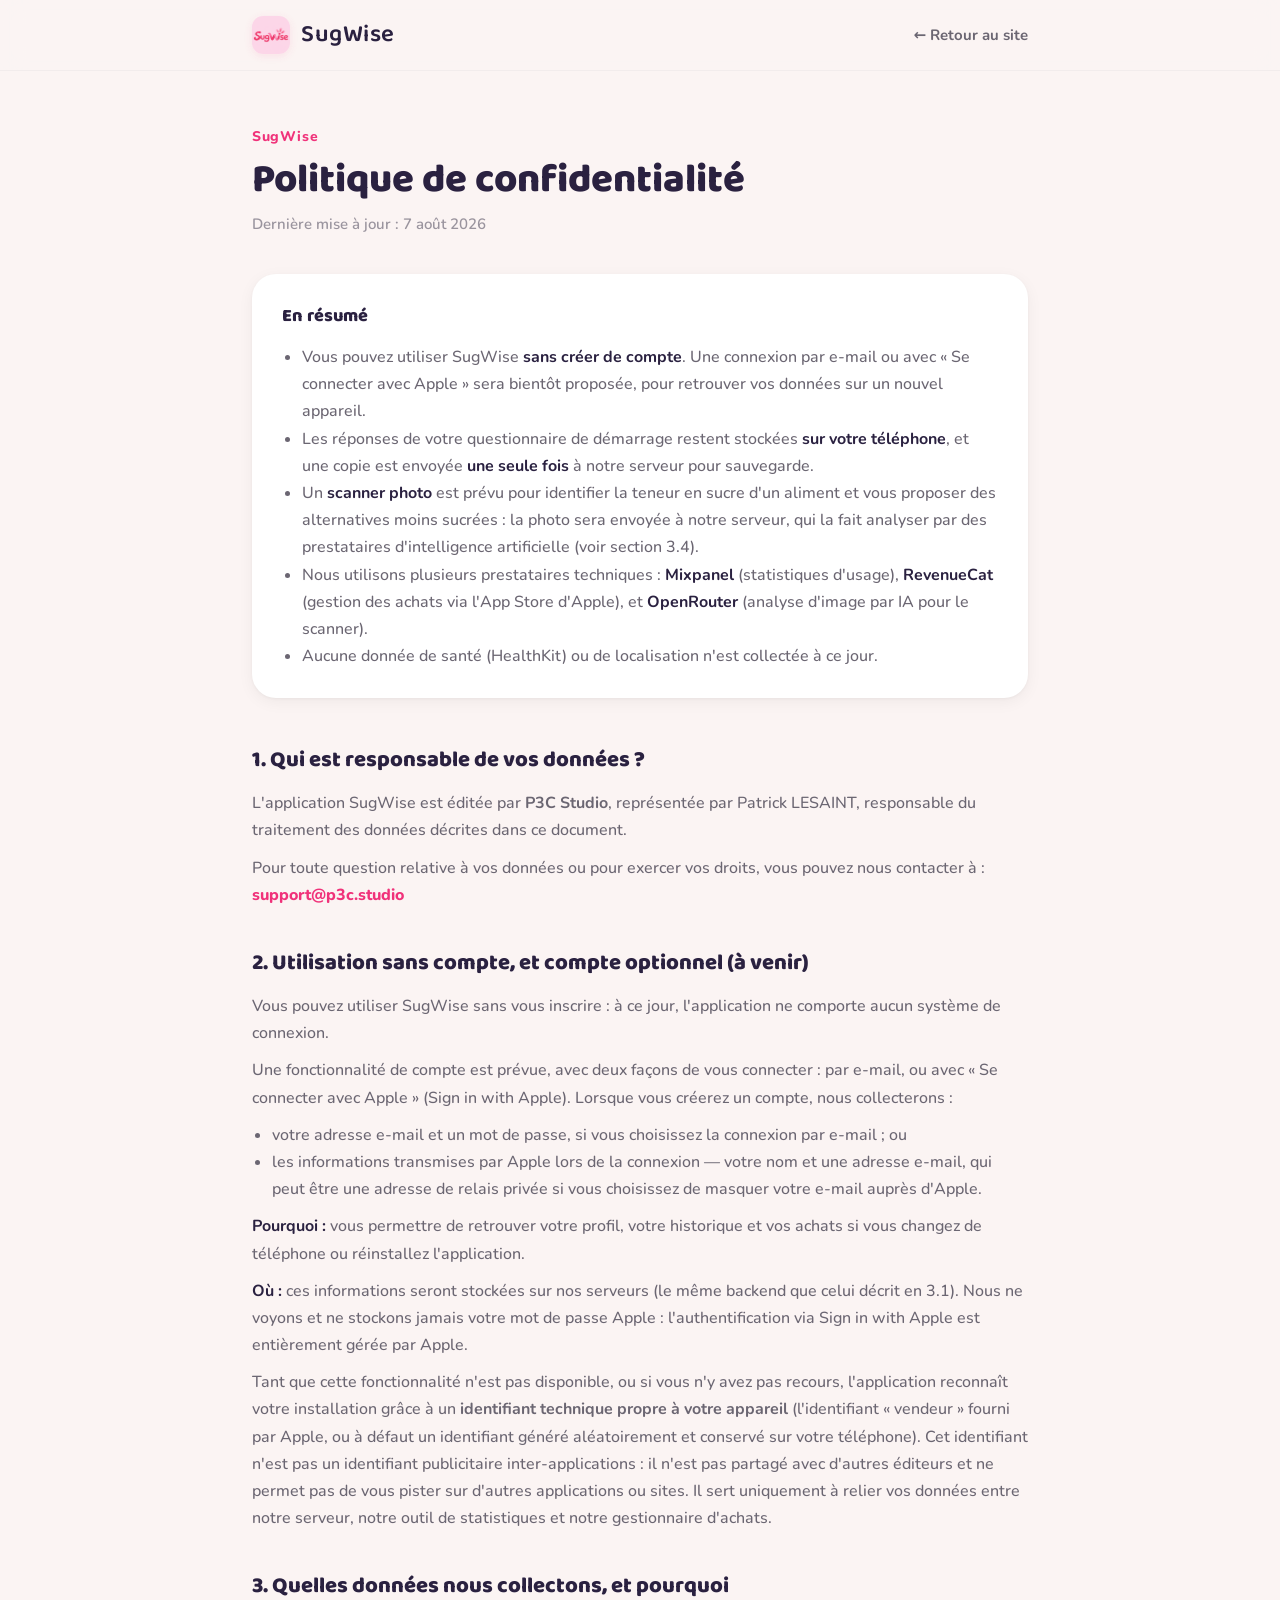
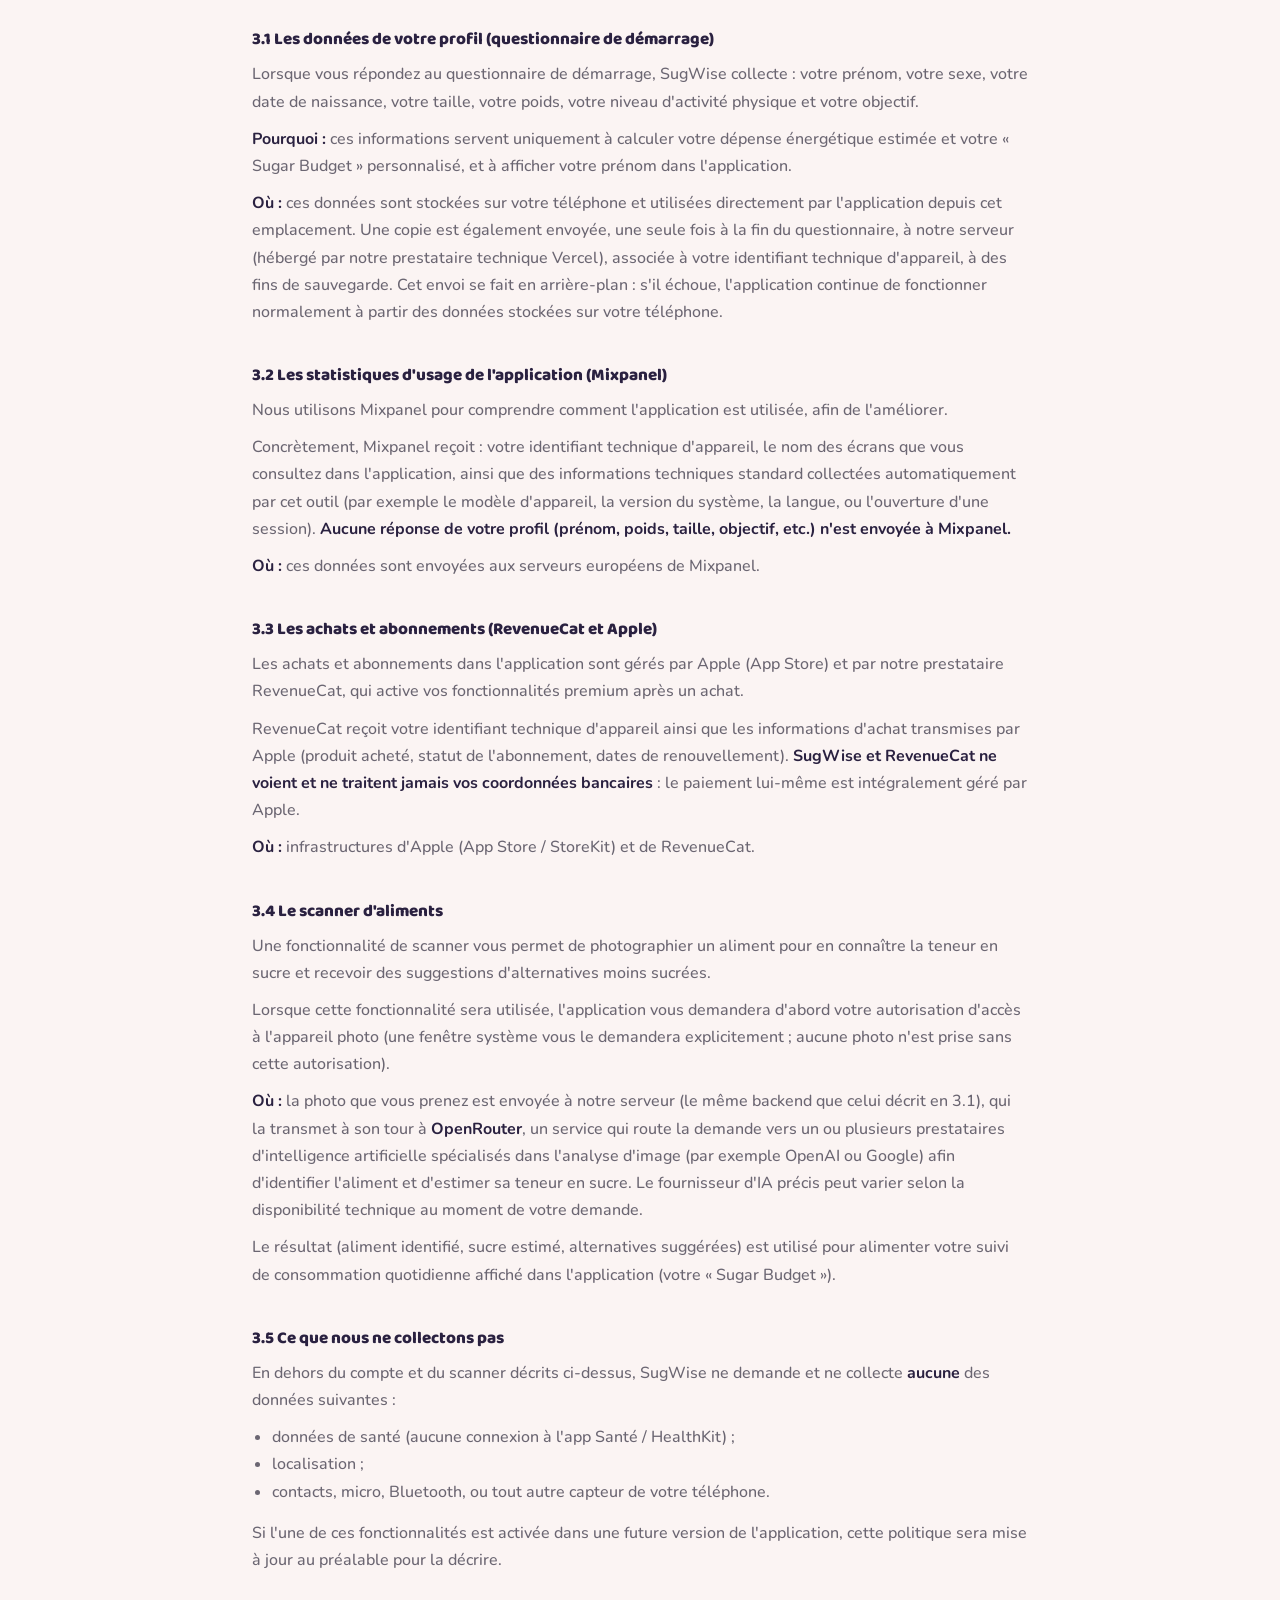
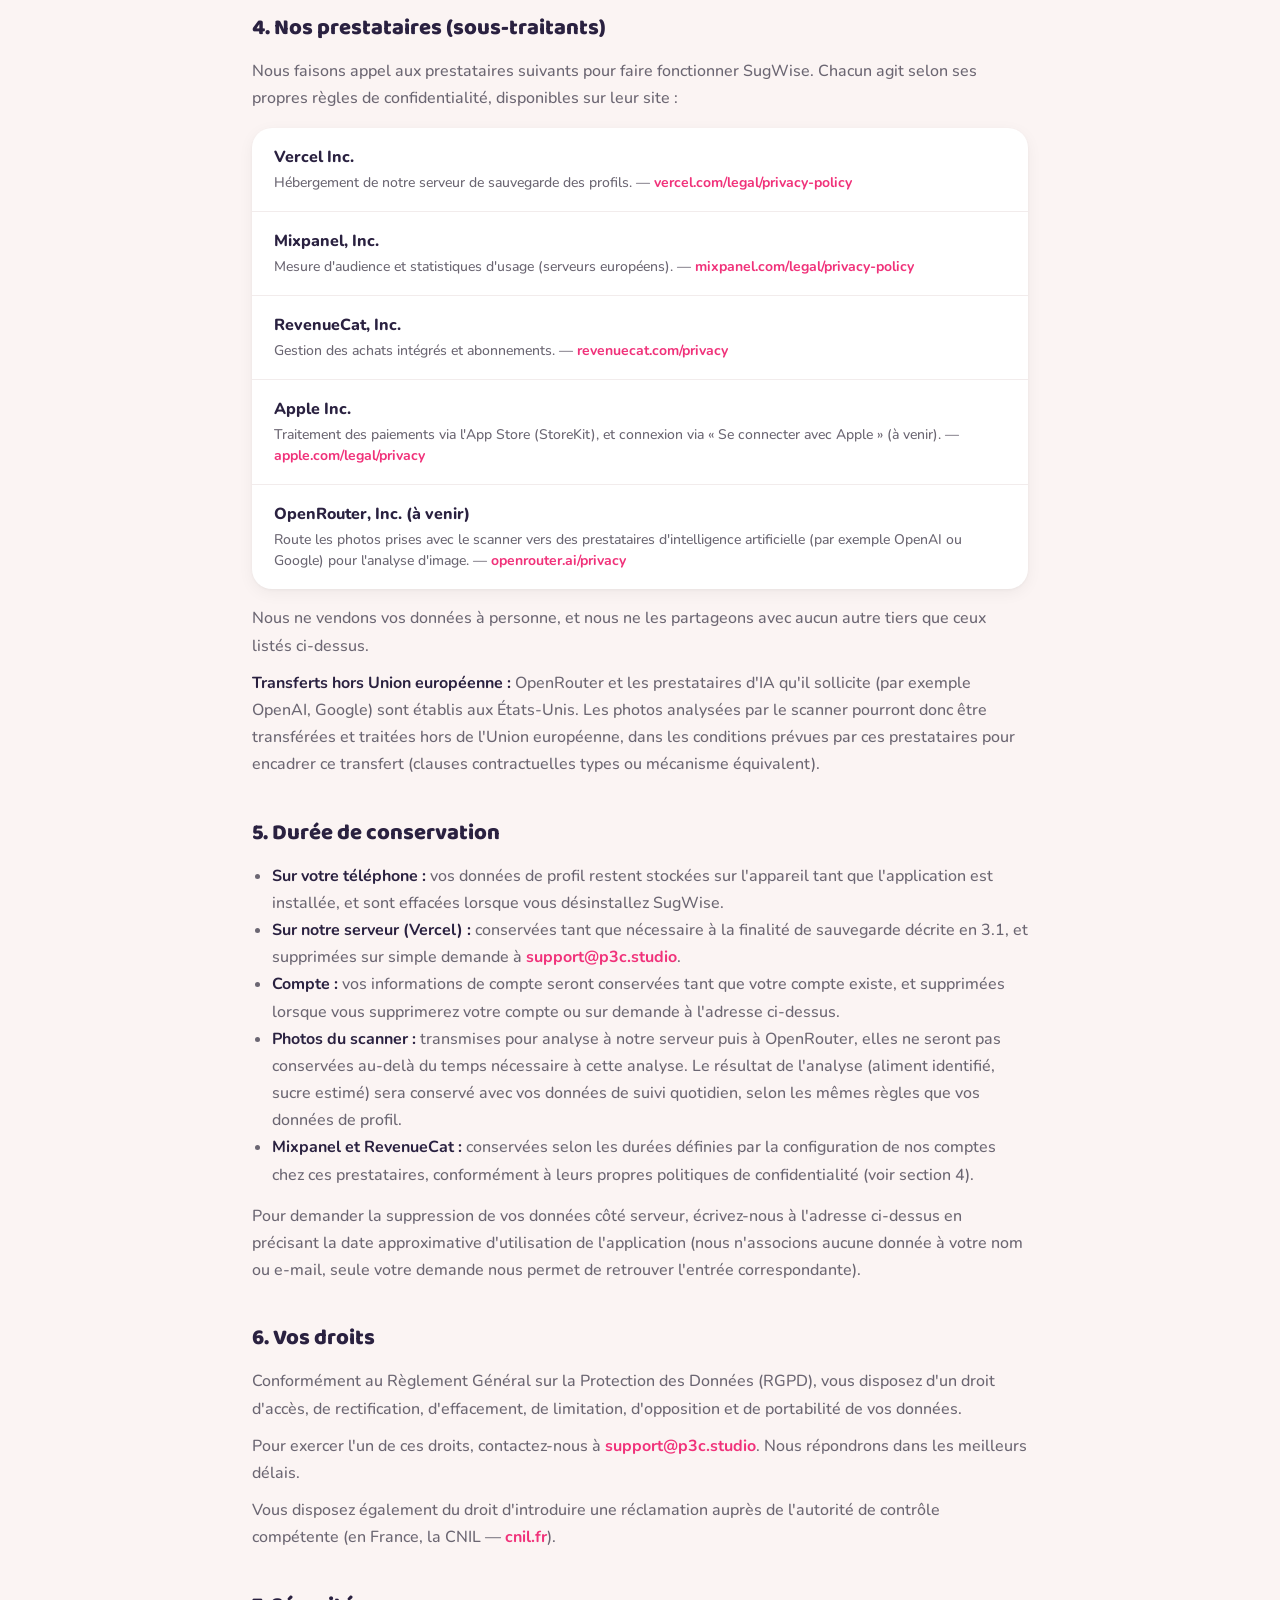
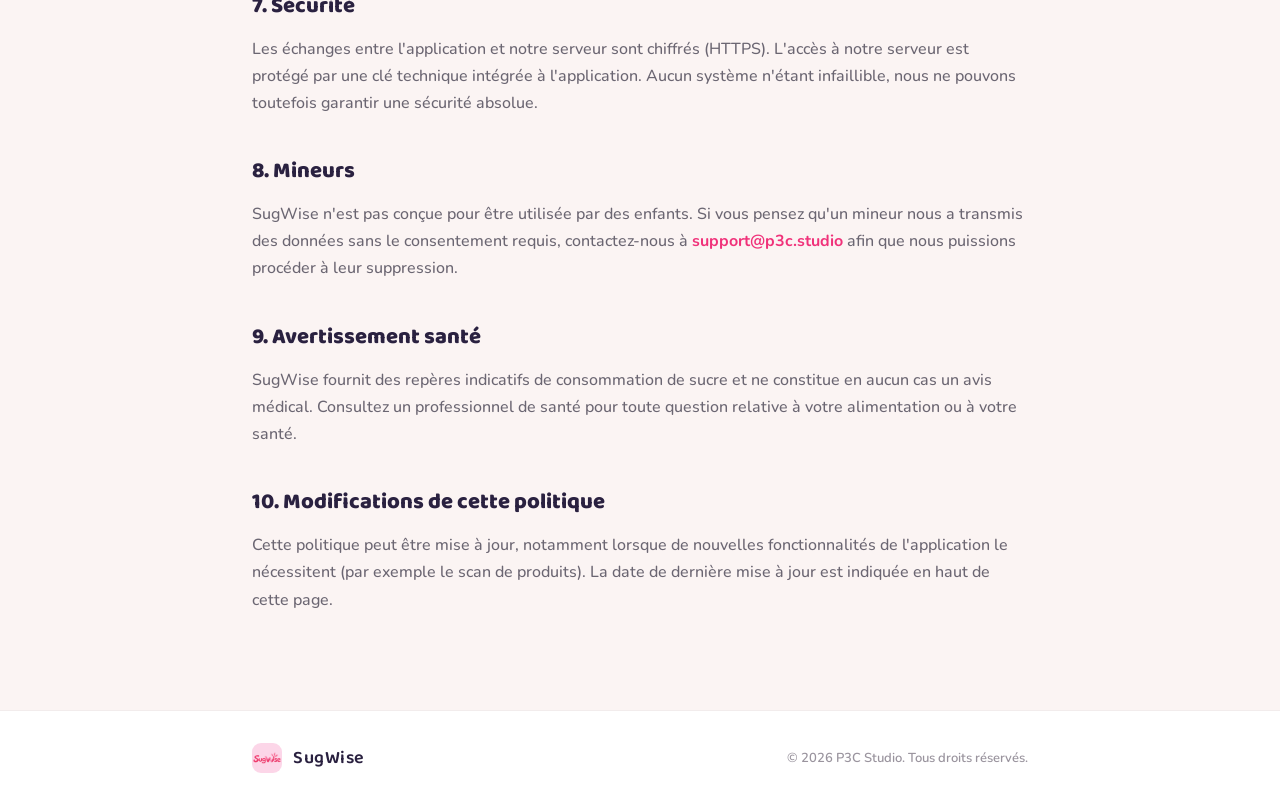
<file: privacy.html>
<!DOCTYPE html>
<html lang="fr">

<head>
  <meta charset="utf-8">
  <meta name="viewport" content="width=device-width, initial-scale=1">
  <title>Politique de confidentialité — SugWise</title>
  <meta name="description" content="Politique de confidentialité de l'application SugWise, éditée par P3C Studio.">
  <link rel="icon" type="image/png" href="assets/app-icon.png">
  <link rel="apple-touch-icon" href="assets/app-icon.png">
  <link rel="stylesheet" href="css/style.css">
</head>

<body>
  <div style="background:var(--surface-app);font-family:var(--font-body);color:var(--text-strong);overflow-x:hidden">

    <!-- NAV -->
    <header
      style="position:sticky;top:0;z-index:50;backdrop-filter:blur(12px);background:rgba(251,244,243,.82);border-bottom:1px solid var(--divider)">
      <div
        style="max-width:840px;margin:0 auto;padding:16px 32px;display:flex;align-items:center;justify-content:space-between">
        <a href="index.html" style="display:flex;align-items:center;gap:11px">
          <img src="assets/app-icon.png"
            style="width:38px;height:38px;border-radius:11px;object-fit:cover;box-shadow:var(--shadow-badge)"
            alt="SugWise" />
          <span style="font:600 24px/1 var(--font-display);letter-spacing:.5px;color:var(--text-heading)">SugWise</span>
        </a>
        <a href="index.html" style="font:700 15px var(--font-body);color:var(--text-secondary)">← Retour au site</a>
      </div>
    </header>

    <!-- CONTENT -->
    <main style="max-width:840px;margin:0 auto;padding:56px 32px 96px">

      <div style="margin-bottom:40px">
        <div style="font:800 14px var(--font-body);letter-spacing:.6px;color:var(--sugwise-pink);margin-bottom:12px">
          SugWise
        </div>
        <h1 style="margin:0 0 12px;font:800 40px/1.1 var(--font-display);color:var(--text-heading)">Politique de
          confidentialité</h1>
        <p style="margin:0;font:600 15px var(--font-body);color:var(--text-muted)">Dernière mise à jour : 7 août 2026
        </p>
      </div>

      <!-- Résumé -->
      <div
        style="background:var(--surface-card);border-radius:24px;box-shadow:var(--shadow-card);padding:28px 30px;margin-bottom:44px">
        <h2 style="margin:0 0 14px;font:800 18px var(--font-display);color:var(--text-heading)">En résumé</h2>
        <ul style="margin:0;padding-left:20px;font:500 16px/1.7 var(--font-body);color:var(--text-secondary)">
          <li>Vous pouvez utiliser SugWise <strong style="color:var(--text-heading)">sans créer de compte</strong>. Une
            connexion par e-mail ou avec « Se connecter avec Apple » sera bientôt proposée, pour retrouver vos données
            sur un nouvel appareil.</li>
          <li>Les réponses de votre questionnaire de démarrage restent stockées <strong
              style="color:var(--text-heading)">sur votre téléphone</strong>, et une copie est envoyée <strong
              style="color:var(--text-heading)">une seule fois</strong> à notre serveur pour sauvegarde.</li>
          <li>Un <strong style="color:var(--text-heading)">scanner photo</strong> est prévu pour identifier la teneur en
            sucre d'un aliment et vous proposer des alternatives moins sucrées : la photo sera envoyée à notre serveur,
            qui la fait analyser par des prestataires d'intelligence artificielle (voir section 3.4).</li>
          <li>Nous utilisons plusieurs prestataires techniques : <strong
              style="color:var(--text-heading)">Mixpanel</strong> (statistiques d'usage), <strong
              style="color:var(--text-heading)">RevenueCat</strong> (gestion des achats via l'App Store d'Apple), et
            <strong style="color:var(--text-heading)">OpenRouter</strong> (analyse d'image par IA pour le scanner).
          </li>
          <li>Aucune donnée de santé (HealthKit) ou de localisation n'est collectée à ce jour.</li>
        </ul>
      </div>

      <!-- 1 -->
      <section style="margin-bottom:36px">
        <h2 style="margin:0 0 12px;font:800 22px var(--font-display);color:var(--text-heading)">1. Qui est responsable
          de vos données ?</h2>
        <p style="margin:0 0 10px;font:500 16px/1.7 var(--font-body);color:var(--text-secondary)">L'application SugWise
          est éditée par <strong>P3C Studio</strong>, représentée par Patrick LESAINT, responsable du traitement des
          données décrites dans ce document.
        </p>
        <p style="margin:0;font:500 16px/1.7 var(--font-body);color:var(--text-secondary)">Pour toute question relative
          à vos données ou pour exercer vos droits, vous pouvez nous contacter à :<br><a
            href="mailto:support@p3c.studio" style="font-weight:800;color:var(--sugwise-pink)">support@p3c.studio</a>
        </p>
      </section>

      <!-- 2 -->
      <section style="margin-bottom:36px">
        <h2 style="margin:0 0 12px;font:800 22px var(--font-display);color:var(--text-heading)">2. Utilisation sans
          compte, et compte optionnel (à venir)</h2>
        <p style="margin:0 0 10px;font:500 16px/1.7 var(--font-body);color:var(--text-secondary)">Vous pouvez utiliser
          SugWise sans vous inscrire : à ce jour, l'application ne comporte aucun système de connexion.</p>
        <p style="margin:0 0 10px;font:500 16px/1.7 var(--font-body);color:var(--text-secondary)">Une fonctionnalité de
          compte est prévue, avec deux façons de vous connecter : par e-mail, ou avec « Se connecter avec Apple » (Sign
          in with Apple). Lorsque vous créerez un compte, nous collecterons :</p>
        <ul style="margin:0 0 10px;padding-left:20px;font:500 16px/1.7 var(--font-body);color:var(--text-secondary)">
          <li>votre adresse e-mail et un mot de passe, si vous choisissez la connexion par e-mail ; ou</li>
          <li>les informations transmises par Apple lors de la connexion — votre nom et une adresse e-mail, qui peut
            être une adresse de relais privée si vous choisissez de masquer votre e-mail auprès d'Apple.</li>
        </ul>
        <p style="margin:0 0 10px;font:500 16px/1.7 var(--font-body);color:var(--text-secondary)"><strong
            style="color:var(--text-heading)">Pourquoi :</strong> vous permettre de retrouver votre profil, votre
          historique et vos achats si vous changez de téléphone ou réinstallez l'application.</p>
        <p style="margin:0 0 10px;font:500 16px/1.7 var(--font-body);color:var(--text-secondary)"><strong
            style="color:var(--text-heading)">Où :</strong> ces informations seront stockées sur nos serveurs (le même
          backend que celui décrit en 3.1). Nous ne voyons et ne stockons jamais votre mot de passe Apple :
          l'authentification via Sign in with Apple est entièrement gérée par Apple.</p>
        <p style="margin:0;font:500 16px/1.7 var(--font-body);color:var(--text-secondary)">Tant que cette fonctionnalité
          n'est pas disponible, ou si vous n'y avez pas recours, l'application reconnaît votre installation grâce à un
          <strong>identifiant technique propre à votre appareil</strong> (l'identifiant « vendeur » fourni par Apple, ou
          à défaut un identifiant généré aléatoirement et conservé sur votre téléphone). Cet identifiant n'est pas un
          identifiant publicitaire inter-applications : il n'est pas partagé avec d'autres éditeurs et ne permet pas de
          vous pister sur d'autres applications ou sites. Il sert uniquement à relier vos données entre notre serveur,
          notre outil de statistiques et notre gestionnaire d'achats.
        </p>
      </section>

      <!-- 3 -->
      <section style="margin-bottom:36px">
        <h2 style="margin:0 0 12px;font:800 22px var(--font-display);color:var(--text-heading)">3. Quelles données nous
          collectons, et pourquoi</h2>

        <h3 style="margin:22px 0 8px;font:800 17px var(--font-display);color:var(--text-heading)">3.1 Les données de
          votre profil (questionnaire de démarrage)</h3>
        <p style="margin:0 0 10px;font:500 16px/1.7 var(--font-body);color:var(--text-secondary)">Lorsque vous répondez
          au questionnaire de démarrage, SugWise collecte : votre prénom, votre sexe, votre date de naissance, votre
          taille, votre poids, votre niveau d'activité physique et votre objectif.</p>
        <p style="margin:0 0 10px;font:500 16px/1.7 var(--font-body);color:var(--text-secondary)"><strong
            style="color:var(--text-heading)">Pourquoi :</strong> ces informations servent uniquement à calculer votre
          dépense énergétique estimée et votre « Sugar Budget » personnalisé, et à afficher votre prénom dans
          l'application.</p>
        <p style="margin:0;font:500 16px/1.7 var(--font-body);color:var(--text-secondary)"><strong
            style="color:var(--text-heading)">Où :</strong> ces données sont stockées sur votre téléphone et utilisées
          directement par l'application depuis cet emplacement. Une copie est également envoyée, une seule fois à la fin
          du questionnaire, à notre serveur (hébergé par notre prestataire technique Vercel), associée à votre
          identifiant technique d'appareil, à des fins de sauvegarde. Cet envoi se fait en arrière-plan : s'il échoue,
          l'application continue de fonctionner normalement à partir des données stockées sur votre téléphone.</p>
      </section>

      <section style="margin-bottom:36px">
        <h3 style="margin:0 0 8px;font:800 17px var(--font-display);color:var(--text-heading)">3.2 Les statistiques
          d'usage de l'application (Mixpanel)</h3>
        <p style="margin:0 0 10px;font:500 16px/1.7 var(--font-body);color:var(--text-secondary)">Nous utilisons
          Mixpanel pour comprendre comment l'application est utilisée, afin de l'améliorer.</p>
        <p style="margin:0 0 10px;font:500 16px/1.7 var(--font-body);color:var(--text-secondary)">Concrètement, Mixpanel
          reçoit : votre identifiant technique d'appareil, le nom des écrans que vous consultez dans l'application,
          ainsi que des informations techniques standard collectées automatiquement par cet outil (par exemple le modèle
          d'appareil, la version du système, la langue, ou l'ouverture d'une session). <strong
            style="color:var(--text-heading)">Aucune réponse de votre profil (prénom, poids, taille, objectif, etc.)
            n'est envoyée à Mixpanel.</strong></p>
        <p style="margin:0;font:500 16px/1.7 var(--font-body);color:var(--text-secondary)"><strong
            style="color:var(--text-heading)">Où :</strong> ces données sont envoyées aux serveurs européens de
          Mixpanel.</p>
      </section>

      <section style="margin-bottom:36px">
        <h3 style="margin:0 0 8px;font:800 17px var(--font-display);color:var(--text-heading)">3.3 Les achats et
          abonnements (RevenueCat et Apple)</h3>
        <p style="margin:0 0 10px;font:500 16px/1.7 var(--font-body);color:var(--text-secondary)">Les achats et
          abonnements dans l'application sont gérés par Apple (App Store) et par notre prestataire RevenueCat, qui
          active vos fonctionnalités premium après un achat.</p>
        <p style="margin:0 0 10px;font:500 16px/1.7 var(--font-body);color:var(--text-secondary)">RevenueCat reçoit
          votre identifiant technique d'appareil ainsi que les informations d'achat transmises par Apple (produit
          acheté, statut de l'abonnement, dates de renouvellement). <strong style="color:var(--text-heading)">SugWise et
            RevenueCat ne voient et ne traitent jamais vos coordonnées bancaires</strong> : le paiement lui-même est
          intégralement géré par Apple.</p>
        <p style="margin:0;font:500 16px/1.7 var(--font-body);color:var(--text-secondary)"><strong
            style="color:var(--text-heading)">Où :</strong> infrastructures d'Apple (App Store / StoreKit) et de
          RevenueCat.</p>
      </section>

      <section style="margin-bottom:36px">
        <h3 style="margin:0 0 8px;font:800 17px var(--font-display);color:var(--text-heading)">3.4 Le scanner d'aliments
        </h3>
        <p style="margin:0 0 10px;font:500 16px/1.7 var(--font-body);color:var(--text-secondary)">Une fonctionnalité de
          scanner vous permet de photographier un aliment pour en connaître la teneur en sucre et
          recevoir des suggestions d'alternatives moins sucrées.</p>
        <p style="margin:0 0 10px;font:500 16px/1.7 var(--font-body);color:var(--text-secondary)">Lorsque cette
          fonctionnalité sera utilisée, l'application vous demandera d'abord votre autorisation d'accès à l'appareil
          photo (une fenêtre système vous le demandera explicitement ; aucune photo n'est prise sans cette
          autorisation).</p>
        <p style="margin:0 0 10px;font:500 16px/1.7 var(--font-body);color:var(--text-secondary)"><strong
            style="color:var(--text-heading)">Où :</strong> la photo que vous prenez est envoyée à notre serveur (le
          même backend que celui décrit en 3.1), qui la transmet à son tour à <strong
            style="color:var(--text-heading)">OpenRouter</strong>, un service qui route la demande vers un ou plusieurs
          prestataires d'intelligence artificielle spécialisés dans l'analyse d'image (par exemple OpenAI ou Google)
          afin d'identifier l'aliment et d'estimer sa teneur en sucre. Le fournisseur d'IA précis peut varier selon la
          disponibilité technique au moment de votre demande.</p>
        <p style="margin:0;font:500 16px/1.7 var(--font-body);color:var(--text-secondary)">Le résultat (aliment
          identifié, sucre estimé, alternatives suggérées) est utilisé pour alimenter votre suivi de consommation
          quotidienne affiché dans l'application (votre « Sugar Budget »).</p>
      </section>

      <section style="margin-bottom:36px">
        <h3 style="margin:0 0 8px;font:800 17px var(--font-display);color:var(--text-heading)">3.5 Ce que nous ne
          collectons pas</h3>
        <p style="margin:0 0 10px;font:500 16px/1.7 var(--font-body);color:var(--text-secondary)">En dehors du compte et
          du scanner décrits ci-dessus, SugWise ne demande et ne collecte <strong
            style="color:var(--text-heading)">aucune</strong> des données
          suivantes :</p>
        <ul style="margin:0;padding-left:20px;font:500 16px/1.7 var(--font-body);color:var(--text-secondary)">
          <li>données de santé (aucune connexion à l'app Santé / HealthKit) ;</li>
          <li>localisation ;</li>
          <li>contacts, micro, Bluetooth, ou tout autre capteur de votre téléphone.</li>
        </ul>
        <p style="margin:14px 0 0;font:500 16px/1.7 var(--font-body);color:var(--text-secondary)">Si l'une de ces
          fonctionnalités est activée dans une future version de l'application, cette politique sera mise à jour au
          préalable pour la décrire.</p>
      </section>

      <!-- 4 -->
      <section style="margin-bottom:36px">
        <h2 style="margin:0 0 12px;font:800 22px var(--font-display);color:var(--text-heading)">4. Nos prestataires
          (sous-traitants)</h2>
        <p style="margin:0 0 16px;font:500 16px/1.7 var(--font-body);color:var(--text-secondary)">Nous faisons appel aux
          prestataires suivants pour faire fonctionner SugWise. Chacun agit selon ses propres règles de confidentialité,
          disponibles sur leur site :</p>
        <div style="background:var(--surface-card);border-radius:20px;box-shadow:var(--shadow-card);overflow:hidden">
          <div style="padding:18px 22px;border-bottom:1px solid var(--divider)">
            <div style="font:800 16px var(--font-body);color:var(--text-heading)">Vercel Inc.</div>
            <div style="margin-top:4px;font:500 14px/1.5 var(--font-body);color:var(--text-secondary)">Hébergement de
              notre serveur de sauvegarde des profils. — <a href="https://vercel.com/legal/privacy-policy"
                style="color:var(--sugwise-pink);font-weight:700">vercel.com/legal/privacy-policy</a></div>
          </div>
          <div style="padding:18px 22px;border-bottom:1px solid var(--divider)">
            <div style="font:800 16px var(--font-body);color:var(--text-heading)">Mixpanel, Inc.</div>
            <div style="margin-top:4px;font:500 14px/1.5 var(--font-body);color:var(--text-secondary)">Mesure d'audience
              et statistiques d'usage (serveurs européens). — <a href="https://mixpanel.com/legal/privacy-policy/"
                style="color:var(--sugwise-pink);font-weight:700">mixpanel.com/legal/privacy-policy</a></div>
          </div>
          <div style="padding:18px 22px;border-bottom:1px solid var(--divider)">
            <div style="font:800 16px var(--font-body);color:var(--text-heading)">RevenueCat, Inc.</div>
            <div style="margin-top:4px;font:500 14px/1.5 var(--font-body);color:var(--text-secondary)">Gestion des
              achats intégrés et abonnements. — <a href="https://www.revenuecat.com/privacy"
                style="color:var(--sugwise-pink);font-weight:700">revenuecat.com/privacy</a></div>
          </div>
          <div style="padding:18px 22px;border-bottom:1px solid var(--divider)">
            <div style="font:800 16px var(--font-body);color:var(--text-heading)">Apple Inc.</div>
            <div style="margin-top:4px;font:500 14px/1.5 var(--font-body);color:var(--text-secondary)">Traitement des
              paiements via l'App Store (StoreKit), et connexion via « Se connecter avec Apple » (à venir). — <a
                href="https://www.apple.com/legal/privacy/"
                style="color:var(--sugwise-pink);font-weight:700">apple.com/legal/privacy</a></div>
          </div>
          <div style="padding:18px 22px">
            <div style="font:800 16px var(--font-body);color:var(--text-heading)">OpenRouter, Inc. (à venir)</div>
            <div style="margin-top:4px;font:500 14px/1.5 var(--font-body);color:var(--text-secondary)">Route les photos
              prises avec le scanner vers des prestataires d'intelligence artificielle (par exemple OpenAI ou Google)
              pour l'analyse d'image. — <a href="https://openrouter.ai/privacy"
                style="color:var(--sugwise-pink);font-weight:700">openrouter.ai/privacy</a></div>
          </div>
        </div>
        <p style="margin:16px 0 10px;font:500 16px/1.7 var(--font-body);color:var(--text-secondary)">Nous ne vendons vos
          données à personne, et nous ne les partageons avec aucun autre tiers que ceux listés ci-dessus.</p>
        <p style="margin:0;font:500 16px/1.7 var(--font-body);color:var(--text-secondary)"><strong
            style="color:var(--text-heading)">Transferts hors Union européenne :</strong> OpenRouter et les prestataires
          d'IA qu'il sollicite (par exemple OpenAI, Google) sont établis aux États-Unis. Les photos analysées par le
          scanner pourront donc être transférées et traitées hors de l'Union européenne, dans les conditions prévues par
          ces prestataires pour encadrer ce transfert (clauses contractuelles types ou mécanisme équivalent).</p>
      </section>

      <!-- 5 -->
      <section style="margin-bottom:36px">
        <h2 style="margin:0 0 12px;font:800 22px var(--font-display);color:var(--text-heading)">5. Durée de conservation
        </h2>
        <ul style="margin:0;padding-left:20px;font:500 16px/1.7 var(--font-body);color:var(--text-secondary)">
          <li><strong style="color:var(--text-heading)">Sur votre téléphone :</strong> vos données de profil restent
            stockées sur l'appareil tant que l'application est installée, et sont effacées lorsque vous désinstallez
            SugWise.</li>
          <li><strong style="color:var(--text-heading)">Sur notre serveur (Vercel) :</strong> conservées tant que
            nécessaire à la finalité de sauvegarde décrite en 3.1, et supprimées sur simple demande à <a
              href="mailto:support@p3c.studio" style="color:var(--sugwise-pink);font-weight:700">support@p3c.studio</a>.
          </li>
          <li><strong style="color:var(--text-heading)">Compte :</strong> vos informations de compte seront
            conservées tant que votre compte existe, et supprimées lorsque vous supprimerez votre compte ou sur demande
            à l'adresse ci-dessus.</li>
          <li><strong style="color:var(--text-heading)">Photos du scanner :</strong> transmises pour analyse à
            notre serveur puis à OpenRouter, elles ne seront pas conservées au-delà du temps nécessaire à cette analyse.
            Le résultat de l'analyse (aliment identifié, sucre estimé) sera conservé avec vos données de suivi
            quotidien, selon les mêmes règles que vos données de profil.</li>
          <li><strong style="color:var(--text-heading)">Mixpanel et RevenueCat :</strong> conservées selon les durées
            définies par la configuration de nos comptes chez ces prestataires, conformément à leurs propres politiques
            de confidentialité (voir section 4).</li>
        </ul>
        <p style="margin:14px 0 0;font:500 16px/1.7 var(--font-body);color:var(--text-secondary)">Pour demander la
          suppression de vos données côté serveur, écrivez-nous à l'adresse ci-dessus en précisant la date approximative
          d'utilisation de l'application (nous n'associons aucune donnée à votre nom ou e-mail, seule votre demande nous
          permet de retrouver l'entrée correspondante).</p>
      </section>

      <!-- 6 -->
      <section style="margin-bottom:36px">
        <h2 style="margin:0 0 12px;font:800 22px var(--font-display);color:var(--text-heading)">6. Vos droits</h2>
        <p style="margin:0 0 10px;font:500 16px/1.7 var(--font-body);color:var(--text-secondary)">Conformément au
          Règlement Général sur la Protection des Données (RGPD), vous disposez d'un droit d'accès, de rectification,
          d'effacement, de limitation, d'opposition et de portabilité de vos données.</p>
        <p style="margin:0 0 10px;font:500 16px/1.7 var(--font-body);color:var(--text-secondary)">Pour exercer l'un de
          ces droits, contactez-nous à <a href="mailto:support@p3c.studio"
            style="color:var(--sugwise-pink);font-weight:700">support@p3c.studio</a>. Nous répondrons dans les meilleurs
          délais.</p>
        <p style="margin:0;font:500 16px/1.7 var(--font-body);color:var(--text-secondary)">Vous disposez également du
          droit d'introduire une réclamation auprès de l'autorité de contrôle compétente (en France, la CNIL — <a
            href="https://www.cnil.fr" style="color:var(--sugwise-pink);font-weight:700">cnil.fr</a>).</p>
      </section>

      <!-- 7 -->
      <section style="margin-bottom:36px">
        <h2 style="margin:0 0 12px;font:800 22px var(--font-display);color:var(--text-heading)">7. Sécurité</h2>
        <p style="margin:0;font:500 16px/1.7 var(--font-body);color:var(--text-secondary)">Les échanges entre
          l'application et notre serveur sont chiffrés (HTTPS). L'accès à notre serveur est protégé par une clé
          technique intégrée à l'application. Aucun système n'étant infaillible, nous ne pouvons toutefois garantir une
          sécurité absolue.</p>
      </section>

      <!-- 8 -->
      <section style="margin-bottom:36px">
        <h2 style="margin:0 0 12px;font:800 22px var(--font-display);color:var(--text-heading)">8. Mineurs</h2>
        <p style="margin:0;font:500 16px/1.7 var(--font-body);color:var(--text-secondary)">SugWise n'est pas conçue pour
          être utilisée par des enfants. Si vous pensez qu'un mineur nous a transmis des données sans le consentement
          requis, contactez-nous à <a href="mailto:support@p3c.studio"
            style="color:var(--sugwise-pink);font-weight:700">support@p3c.studio</a> afin que nous puissions procéder à
          leur suppression.</p>
      </section>

      <!-- 9 -->
      <section style="margin-bottom:36px">
        <h2 style="margin:0 0 12px;font:800 22px var(--font-display);color:var(--text-heading)">9. Avertissement santé
        </h2>
        <p style="margin:0;font:500 16px/1.7 var(--font-body);color:var(--text-secondary)">SugWise fournit des repères
          indicatifs de consommation de sucre et ne constitue en aucun cas un avis médical. Consultez un professionnel
          de santé pour toute question relative à votre alimentation ou à votre santé.</p>
      </section>

      <!-- 10 -->
      <section style="margin-bottom:0">
        <h2 style="margin:0 0 12px;font:800 22px var(--font-display);color:var(--text-heading)">10. Modifications de
          cette politique</h2>
        <p style="margin:0;font:500 16px/1.7 var(--font-body);color:var(--text-secondary)">Cette politique peut être
          mise à jour, notamment lorsque de nouvelles fonctionnalités de l'application le nécessitent (par exemple le
          scan de produits). La date de dernière mise à jour est indiquée en haut de cette page.</p>
      </section>

    </main>

    <!-- FOOTER -->
    <footer style="background:var(--surface-card);border-top:1px solid var(--divider)">
      <div
        style="max-width:840px;margin:0 auto;padding:32px;display:flex;flex-wrap:wrap;align-items:center;justify-content:space-between;gap:16px">
        <div style="display:flex;align-items:center;gap:11px"><img src="assets/app-icon.png"
            style="width:30px;height:30px;border-radius:9px;object-fit:cover" alt="SugWise" /><span
            style="font:600 18px/1 var(--font-display);letter-spacing:.5px;color:var(--text-heading)">SugWise</span>
        </div>
        <div style="font:600 13px var(--font-body);color:var(--text-muted)">© 2026 P3C Studio. Tous droits réservés.
        </div>
      </div>
    </footer>

  </div>
</body>

</html>
</file>
<file: css/style.css>
/* SugWise — design tokens (from the sugwise design system) + base reset. */
@import url("https://fonts.googleapis.com/css2?family=Baloo+2:wght@500;600;700;800&family=Nunito:ital,wght@0,400;0,500;0,600;0,700;0,800;1,400&display=swap");

:root {
  /* ---- Brand ---- */
  --sugwise-pink: #F0327A;
  --sugwise-orange: #FF7A45;
  --sugwise-magenta: #E0299A;
  --sugwise-pink-600: #D81E67;

  --gradient-brand: linear-gradient(90deg, #F0327A 0%, #FF7A45 100%);
  --gradient-brand-diagonal: linear-gradient(135deg, #F0327A 0%, #FF7A45 100%);
  --gradient-splash: linear-gradient(to top right, #F25288 0%, #F56B97 34%, #F88AA5 67%, #FBB29D 100%);
  --gradient-tint: linear-gradient(120deg, #FFF0F3 0%, #FFF3EC 100%);

  /* ---- Surfaces ---- */
  --surface-app: #FBF4F3;
  --surface-card: #FFFFFF;
  --surface-tint: #FDE9EC;
  --surface-tint-warm: #FFF2EA;
  --icon-badge: #FCE3E8;
  --pill-bg: #FFE7EE;

  /* ---- Text ---- */
  --text-heading: #2A2140;
  --text-strong: #141414;
  --text-secondary: #6B6672;
  --text-muted: #9A949E;
  --text-on-brand: #FFFFFF;

  /* ---- Lines ---- */
  --border-soft: #F1E7E8;
  --divider: #F2ECEC;

  /* ---- Semantic: sugar classification ---- */
  --sugar-good: #2FBE77;
  --sugar-good-bg: #E4F7EE;
  --sugar-moderate: #F5A623;
  --sugar-moderate-bg: #FDF0DA;
  --sugar-avoid: #F0327A;
  --sugar-avoid-bg: #FDE4EC;

  /* ---- Status ---- */
  --success: #2FBE77;
  --warning: #F5A623;
  --danger: #F0466B;
  --streak: #FF7A45;

  /* ---- Spacing ---- */
  --space-xs: 4px;
  --space-sm: 8px;
  --space-12: 12px;
  --space-md: 16px;
  --space-20: 20px;
  --space-lg: 24px;
  --space-xl: 32px;
  --space-40: 40px;
  --space-xxl: 48px;
  --space-64: 64px;
  --screen-gutter: 24px;
  --card-padding: 16px;
  --stack-gap: 12px;

  /* ---- Radius ---- */
  --radius-xs: 8px;
  --radius-sm: 12px;
  --radius-md: 16px;
  --radius-lg: 20px;
  --radius-xl: 24px;
  --radius-2xl: 28px;
  --radius-pill: 999px;
  --radius-badge: 999px;

  /* ---- Elevation ---- */
  --shadow-card: 0 4px 16px rgba(20, 20, 20, 0.05), 0 1px 3px rgba(20, 20, 20, 0.04);
  --shadow-card-soft: 0 6px 20px rgba(240, 50, 122, 0.06);
  --shadow-button: 0 8px 12px rgba(255, 122, 69, 0.35);
  --shadow-badge: 0 2px 8px rgba(240, 50, 122, 0.10);
  --shadow-modal: 0 20px 48px rgba(42, 33, 64, 0.18);

  /* ---- Typography ---- */
  --font-display: "Baloo 2", "Avenir Next Rounded", system-ui, sans-serif;
  --font-body: "Nunito", "Avenir Next", system-ui, -apple-system, sans-serif;
  --text-wordmark: 44px;
  --text-display: 34px;
  --text-title: 28px;
  --text-stat: 40px;
  --text-h3: 20px;
  --text-lg: 18px;
  --text-body-size: 16px;
  --text-sm: 15px;
  --text-xs: 13px;
  --text-cta: 17px;
  --weight-regular: 400;
  --weight-medium: 500;
  --weight-semibold: 600;
  --weight-bold: 700;
  --weight-extrabold: 800;
  --weight-black: 900;
  --leading-tight: 1.12;
  --leading-snug: 1.25;
  --leading-normal: 1.4;
  --leading-relaxed: 1.5;
  --tracking-wordmark: 1.5px;
  --tracking-normal: 0;
  --tracking-tight: -0.3px;
}

body {
  margin: 0;
}

*,
*::before,
*::after {
  box-sizing: border-box;
}

a {
  color: inherit;
  text-decoration: none;
}

/* ---- Responsive (iPhone) ---- */
@media (max-width: 900px) {
  .container {
    padding-left: 20px !important;
    padding-right: 20px !important;
  }

  .hero-grid {
    grid-template-columns: 1fr !important;
  }

  .grid-3 {
    grid-template-columns: 1fr !important;
  }

  .nav-link {
    display: none !important;
  }
}

@media (max-width: 480px) {
  .hero-title {
    font-size: 38px !important;
  }

  .hero-phone {
    width: min(78vw, 300px) !important;
    height: auto !important;
    aspect-ratio: 326 / 706;
    padding: 9px !important;
  }
}
</file>
